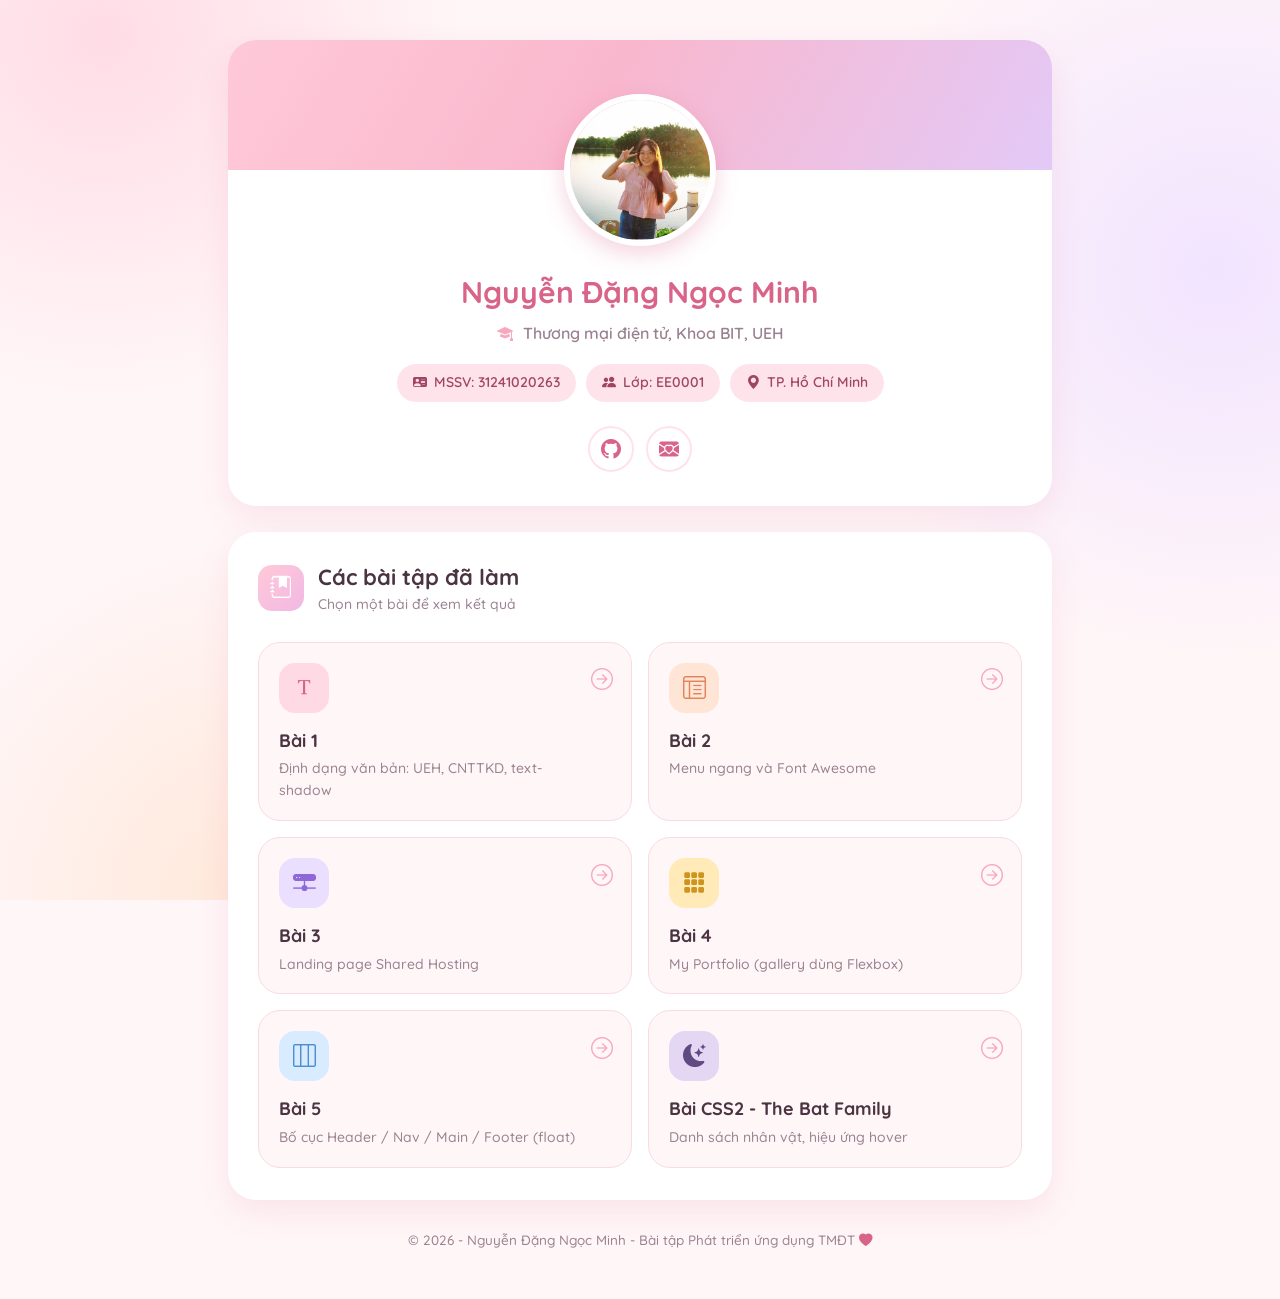
<file: VeNha/index.html>
<!DOCTYPE html>
<html lang="vi">
<head>
    <meta charset="UTF-8">
    <meta name="viewport" content="width=device-width, initial-scale=1.0">
    <title>Bài tập về nhà - Tuần 3</title>
    <link rel="preconnect" href="https://fonts.googleapis.com">
    <link rel="preconnect" href="https://fonts.gstatic.com" crossorigin>
    <link href="https://fonts.googleapis.com/css2?family=Quicksand:wght@500;600;700&display=swap" rel="stylesheet">
    <!-- Thư viện icon: Bootstrap Icons -->
    <link rel="stylesheet" href="https://cdn.jsdelivr.net/npm/bootstrap-icons@1.11.3/font/bootstrap-icons.min.css">
    <style>
        :root {
            --bg: #fff6f8;
            --card: #ffffff;
            --pink: #f6a9bd;
            --pink-deep: #d9648a;
            --pink-soft: #ffe3ea;
            --text: #4b3441;
            --muted: #9b8291;
            --line: #f8dbe3;
            --shadow: 0 12px 32px rgba(217, 100, 138, .12);
        }

        * { box-sizing: border-box; }

        body {
            margin: 0;
            min-height: 100vh;
            font-family: "Quicksand", "Segoe UI", Arial, sans-serif;
            color: var(--text);
            line-height: 1.55;
            background:
                radial-gradient(520px 520px at 8% 4%, #ffdce6 0%, transparent 70%),
                radial-gradient(560px 560px at 95% 30%, #f1e4ff 0%, transparent 70%),
                radial-gradient(520px 520px at 20% 100%, #ffe8d9 0%, transparent 70%),
                var(--bg);
            background-attachment: fixed;
        }

        #root {
            max-width: 860px;
            margin: 0 auto;
            padding: 40px 18px 24px;
        }

        .card {
            background: var(--card);
            border-radius: 28px;
            box-shadow: var(--shadow);
            margin-bottom: 26px;
            overflow: hidden;
        }

        /* ===== Thông tin cá nhân ===== */
        .banner {
            height: 130px;
            background: linear-gradient(120deg, #ffc9d8 0%, #f9b7cd 45%, #e3c9f7 100%);
        }

        .profile-body {
            text-align: center;
            padding: 0 28px 34px;
        }

        .profile-body img {
            width: 152px;
            height: 152px;
            object-fit: cover;
            border-radius: 50%;
            border: 6px solid #fff;
            box-shadow: 0 8px 22px rgba(217, 100, 138, .28);
            margin-top: -76px;
            background: var(--pink-soft);
        }

        .profile-body h1 {
            margin: 16px 0 6px;
            font-size: 30px;
            font-weight: 700;
            color: var(--pink-deep);
        }

        .school {
            margin: 0;
            color: var(--muted);
            font-weight: 600;
        }
        .school i { color: var(--pink); margin-right: 6px; }

        .chips {
            display: flex;
            flex-wrap: wrap;
            justify-content: center;
            gap: 10px;
            margin: 18px 0 0;
            padding: 0;
            list-style: none;
        }
        .chips li {
            display: inline-flex;
            align-items: center;
            gap: 7px;
            padding: 8px 16px;
            border-radius: 999px;
            background: var(--pink-soft);
            color: #a14566;
            font-size: 14px;
            font-weight: 600;
        }

        .social {
            display: flex;
            justify-content: center;
            gap: 12px;
            margin: 24px 0 0;
            padding: 0;
            list-style: none;
        }
        .social a {
            display: flex;
            align-items: center;
            justify-content: center;
            width: 46px;
            height: 46px;
            border-radius: 50%;
            background: #fff;
            border: 2px solid var(--pink-soft);
            color: var(--pink-deep);
            font-size: 20px;
            text-decoration: none;
            transition: background .2s, color .2s, border-color .2s;
        }
        .social a:hover,
        .social a:focus-visible {
            background: var(--pink-deep);
            border-color: var(--pink-deep);
            color: #fff;
        }

        /* ===== Danh sách bài tập ===== */
        .section-head {
            display: flex;
            align-items: center;
            gap: 14px;
            padding: 28px 30px 6px;
        }
        .section-head .badge {
            width: 46px;
            height: 46px;
            border-radius: 14px;
            background: linear-gradient(135deg, #ffc9d8, #f2b8e4);
            color: #fff;
            display: flex;
            align-items: center;
            justify-content: center;
            font-size: 22px;
        }
        .section-head h2 { margin: 0; font-size: 22px; font-weight: 700; }
        .section-head p { margin: 0; font-size: 14px; color: var(--muted); font-weight: 500; }

        .exercises {
            list-style: none;
            margin: 0;
            padding: 20px 30px 32px;
            display: grid;
            grid-template-columns: repeat(2, 1fr);
            gap: 16px;
        }

        .exercises a {
            position: relative;
            display: flex;
            flex-direction: column;
            gap: 4px;
            height: 100%;
            padding: 20px 20px 18px;
            border-radius: 22px;
            background: var(--bg);
            border: 1.5px solid var(--line);
            color: var(--text);
            text-decoration: none;
            transition: background .25s, border-color .25s, box-shadow .25s;
        }
        .exercises a:hover,
        .exercises a:focus-visible {
            background: #fff;
            border-color: var(--pink);
            box-shadow: 0 10px 24px rgba(217, 100, 138, .15);
        }

        .tile {
            width: 50px;
            height: 50px;
            border-radius: 16px;
            display: flex;
            align-items: center;
            justify-content: center;
            font-size: 23px;
            margin-bottom: 10px;
        }
        .t1 { background: #ffd9e3; color: #d9648a; }
        .t2 { background: #ffe5d6; color: #e2845a; }
        .t3 { background: #eadfff; color: #8e68d6; }
        .t4 { background: #ffeab8; color: #cf9420; }
        .t5 { background: #d9ecff; color: #4f8fd0; }
        .t6 { background: #e4d7f4; color: #5f4a82; }

        .exercises .title { font-size: 18px; font-weight: 700; }
        .exercises .desc { font-size: 14px; color: var(--muted); font-weight: 500; padding-right: 22px; }

        .exercises .go {
            position: absolute;
            top: 20px;
            right: 18px;
            font-size: 22px;
            color: var(--pink);
            transition: transform .25s, color .25s;
        }
        .exercises a:hover .go,
        .exercises a:focus-visible .go { transform: translateX(4px); color: var(--pink-deep); }

        a:focus-visible { outline: 3px solid var(--pink-deep); outline-offset: 3px; }

        footer {
            text-align: center;
            color: var(--muted);
            font-size: 13.5px;
            font-weight: 500;
            padding: 4px 0 24px;
        }
        footer i { color: var(--pink-deep); }

        @media (max-width: 620px) {
            .exercises { grid-template-columns: 1fr; padding: 18px 18px 26px; }
            .section-head { padding: 24px 20px 4px; }
            .profile-body h1 { font-size: 25px; }
        }
    </style>
</head>
<body>
    <div id="root">
        <section class="card">
            <div class="banner"></div>
            <div class="profile-body">
                <img src="imgs/avt.jpg" alt="Ảnh cá nhân">
                <h1>Nguyễn Đặng Ngọc Minh</h1>
                <p class="school"><i class="bi bi-mortarboard-fill"></i> Thương mại điện tử, Khoa BIT, UEH</p>

                <ul class="chips">
                    <li><i class="bi bi-person-vcard-fill"></i> MSSV: 31241020263</li>
                    <li><i class="bi bi-people-fill"></i> Lớp: EE0001</li>
                    <li><i class="bi bi-geo-alt-fill"></i> TP. Hồ Chí Minh</li>
                </ul>

                <ul class="social">
                    <li><a href="https://github.com/Hoaian262" title="GitHub" target="_blank" rel="noopener"><i class="bi bi-github"></i></a></li>
                    <li><a href="mailto:minhnguyen.31241020263@st.ueh.edu.vn" title="Email"><i class="bi bi-envelope-heart-fill"></i></a></li>
                </ul>
            </div>
        </section>

        <!-- DANH SÁCH BÀI TẬP -->
        <section class="card">
            <div class="section-head">
                <div class="badge"><i class="bi bi-journal-bookmark-fill"></i></div>
                <div>
                    <h2>Các bài tập đã làm</h2>
                    <p>Chọn một bài để xem kết quả</p>
                </div>
            </div>

            <ul class="exercises">
                <li><a href="baitap1.html"><i class="bi bi-arrow-right-circle go"></i><div class="tile t1"><i class="bi bi-fonts"></i></div><span class="title">Bài 1</span><span class="desc">Định dạng văn bản: UEH, CNTTKD, text-shadow</span></a></li>
                <li><a href="baitap2.html"><i class="bi bi-arrow-right-circle go"></i><div class="tile t2"><i class="bi bi-layout-text-window-reverse"></i></div><span class="title">Bài 2</span><span class="desc">Menu ngang và Font Awesome</span></a></li>
                <li><a href="baitap3.html"><i class="bi bi-arrow-right-circle go"></i><div class="tile t3"><i class="bi bi-hdd-network-fill"></i></div><span class="title">Bài 3</span><span class="desc">Landing page Shared Hosting</span></a></li>
                <li><a href="baitap4.html"><i class="bi bi-arrow-right-circle go"></i><div class="tile t4"><i class="bi bi-grid-3x3-gap-fill"></i></div><span class="title">Bài 4</span><span class="desc">My Portfolio (gallery dùng Flexbox)</span></a></li>
                <li><a href="baitap5.html"><i class="bi bi-arrow-right-circle go"></i><div class="tile t5"><i class="bi bi-layout-three-columns"></i></div><span class="title">Bài 5</span><span class="desc">Bố cục Header / Nav / Main / Footer (float)</span></a></li>
                <li><a href="css2/css2.html"><i class="bi bi-arrow-right-circle go"></i><div class="tile t6"><i class="bi bi-moon-stars-fill"></i></div><span class="title">Bài CSS2 - The Bat Family</span><span class="desc">Danh sách nhân vật, hiệu ứng hover</span></a></li>
            </ul>
        </section>

        <footer>&copy; 2026 - Nguyễn Đặng Ngọc Minh - Bài tập Phát triển ứng dụng TMĐT <i class="bi bi-heart-fill"></i></footer>
    </div>
</body>
</html>
</file>
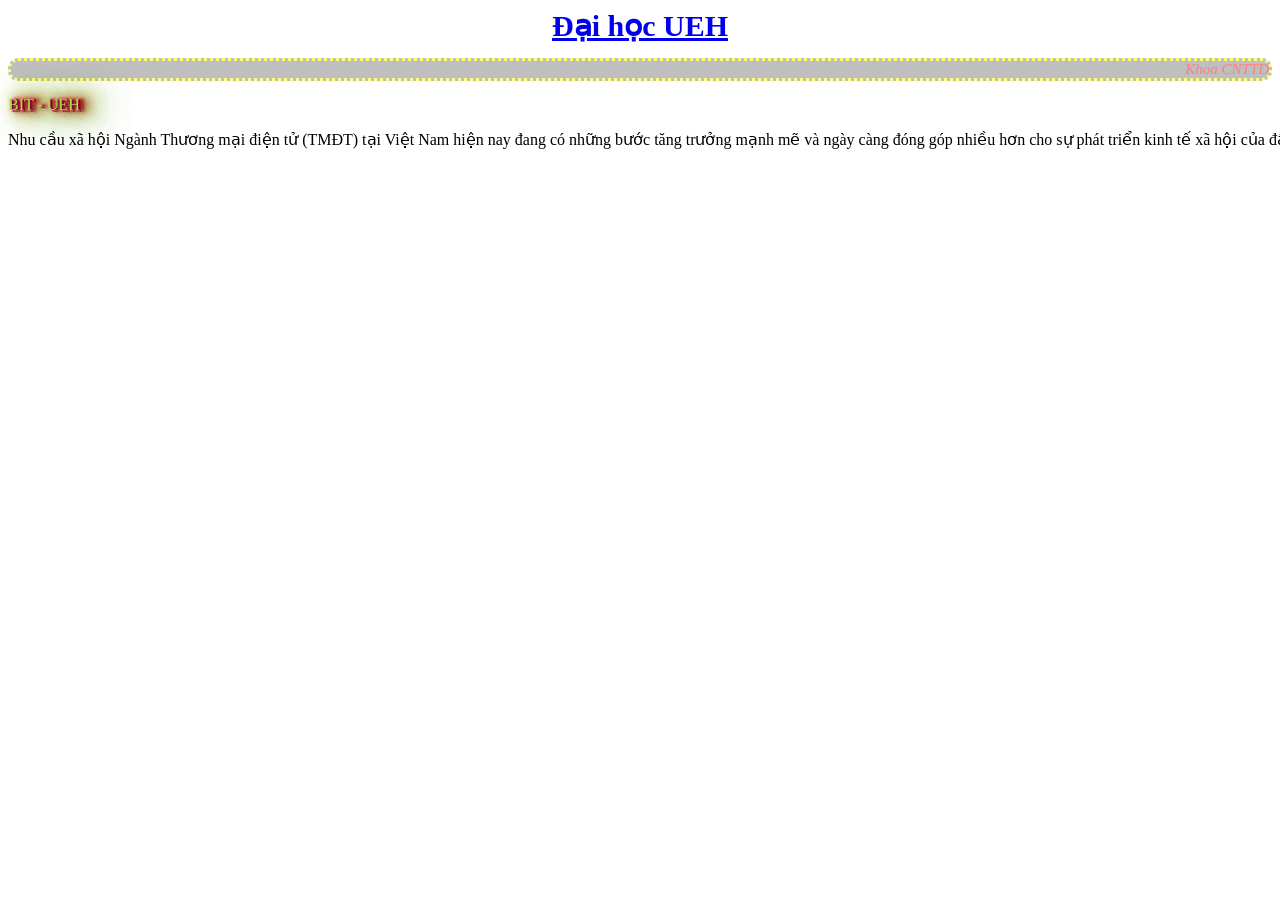
<file: VeNha/baitap1.html>
<!DOCTYPE html>
<html lang="vi">
<head>
<meta charset="UTF-8">
<title>Bài tập cá nhân</title>
<style>
  .UEH {
    color: blue;
    text-align: center;
    font-weight: bold;
    text-decoration: underline;
    font-size: 30px;
  }

  .CNTTKD {
    color: red;
    text-align: right;
    font-style: italic;
    border: 3px dotted yellow;
    border-radius: 10px;
    background-color: gray;
    font-size: 15px;
    opacity: 0.5;
  }

  #demotext {
color: #A7DD3C;
background: #FFFFFF;
text-shadow: 2px 0 0px #800040, 3px 2px 0px rgba(77,0,38,0.5), 3px 0 3px #FF002B, 5px 0 3px #800015, 6px 2px 3px rgba(77,0,13,0.5), 6px 0 9px #FF5500, 8px 0 9px #802A00, 9px 2px 9px rgba(77,25,0,0.5), 9px 0 18px #FFD500, 11px 0 18px #806A00, 12px 2px 18px rgba(77,66,0,0.5), 12px 0 30px #D4FF00, 14px 0 30px #6A8000, 15px 2px 30px rgba(64,77,0,0.5), 15px 0 45px #80FF00, 17px 0 45px #408000, 17px 2px 45px rgba(38,77,0,0.5);
color: #A7DD3C;
background: #FFFFFF;
}

body {
    background-image: url("https://ueh.edu.vn/schools/college/images/logo/bit-header-logo.png");
    background-size: 30px;
    background-repeat: repeat;
    background-attachment: fixed;
  }
  .word{
    background-color:white;
    white-space: nowrap;
  }


</style>
</head>
<body>
<div class="UEH"> 
    <a href="https://ueh.edu.vn/schools/college/images/logo/bit-header-logo.png">Đại học UEH</a>
</div>
<p class="CNTTKD">Khoa CNTTD</p>

<div id="demotext">BIT - UEH</div>

    <p class="word">Nhu cầu xã hội Ngành Thương mại điện tử (TMĐT) tại Việt Nam hiện nay đang có những bước tăng trưởng mạnh mẽ và ngày càng đóng góp nhiều hơn cho sự phát triển kinh tế xã hội của đất nước. Thị trường TMĐT Việt Nam đã trở nên sôi động hơn khi có nhiều</p>

</div>
</body>
</html>
</file>
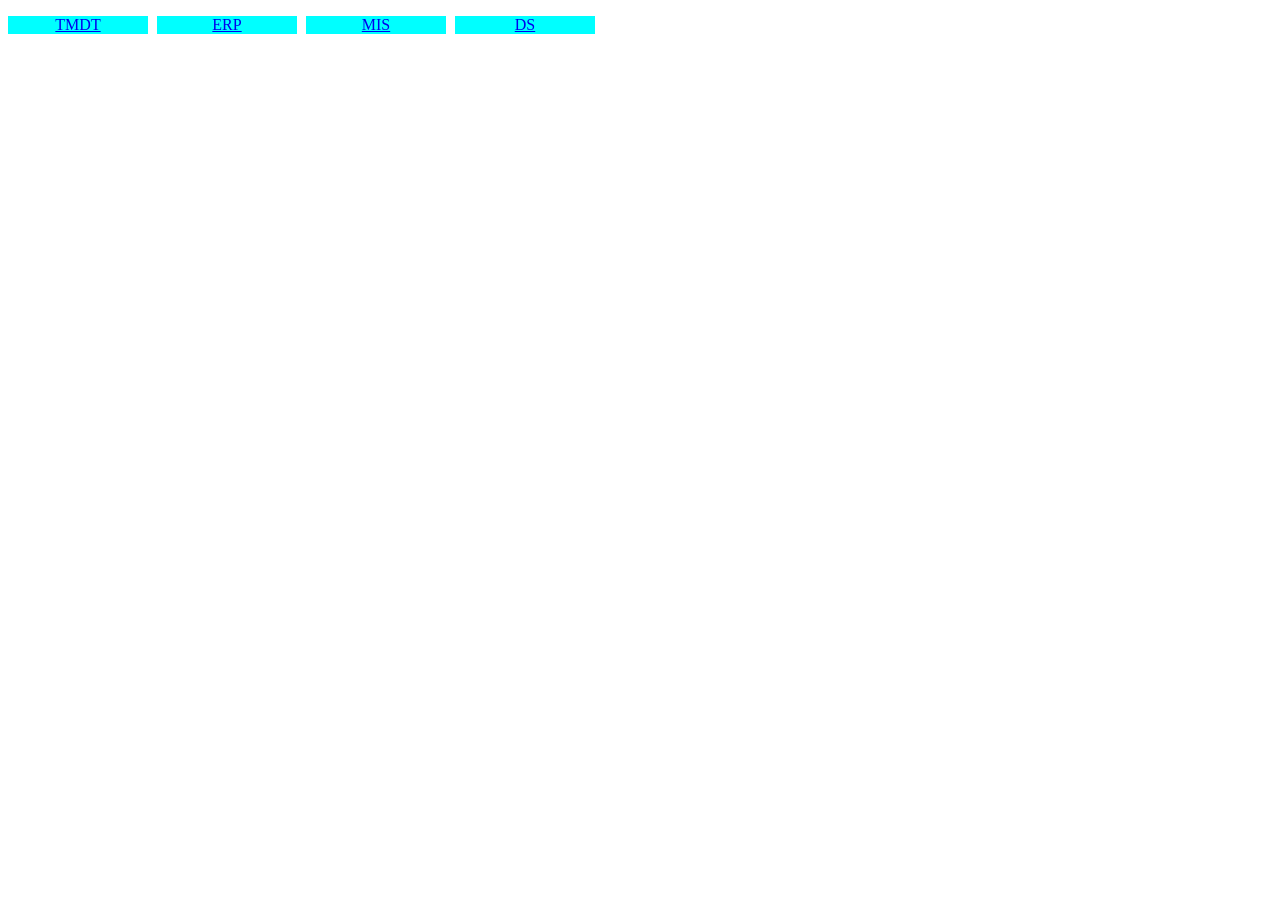
<file: VeNha/baitap2.html>
<!DOCTYPE html>
<html lang="en">
<head>
    <meta charset="UTF-8">
    <meta name="viewport" content="width=device-width, initial-scale=1.0">
    <title>Document</title>
    <style>
ul {
    list-style-type: none;
    padding: 0;
  }

  li {
    display: inline-block;
    width: 140px;
    background-color: cyan;
    text-align: center;
    margin-right: 5px;
  }
    </style>
</head>
<body>
  <ul>
    <li><a href="#"> TMDT</a></li>
    <li><a href="#"> ERP</a></li>
    <li><a href="#"> MIS</a></li>
    <li><a href="#"> DS</a></li>
  </ul>
</body>
</html>
</file>
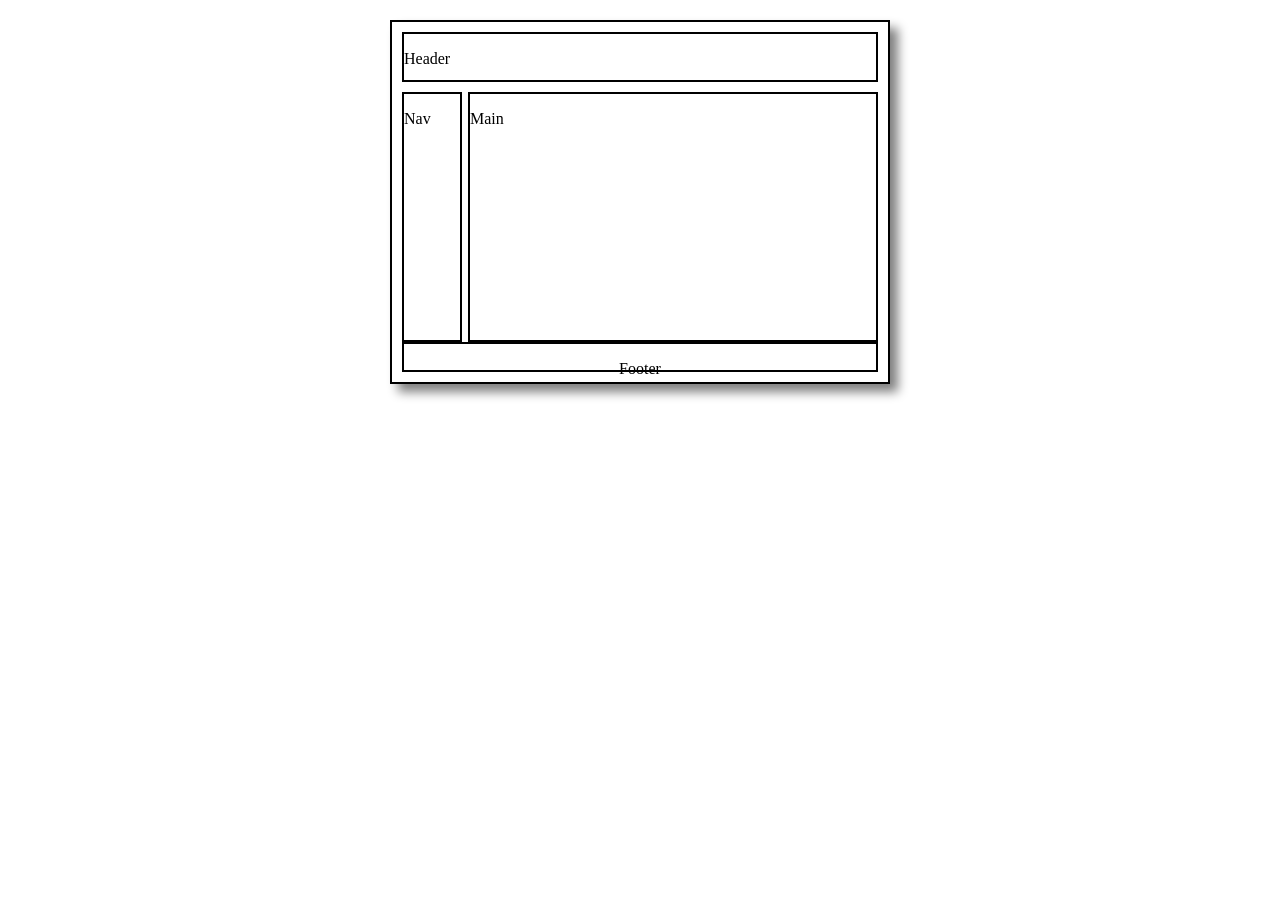
<file: VeNha/baitap5.html>
<!DOCTYPE html>
<html lang="en">
<head>
    <meta charset="UTF-8">
    <meta name="viewport" content="width=device-width, initial-scale=1.0">
    <title>Document</title>
    <style>
  * {
    box-sizing: border-box;
  }

  /* 1. Khung ngoài */
  #wrapper {
    width: 500px;
    margin: 20px auto;
    padding: 10px;
    border: 2px solid black;
    box-shadow: 8px 8px 10px gray;
  }

  /* 2. Header */
  header {
    height: 50px;
    border: 2px solid black;
    margin-bottom: 10px;
  }

  /* 3. Nav: cột trái */
  nav {
    float: left;
    width: 60px;
    height: 250px;
    border: 2px solid black;
  }

  /* 4. Main: cột phải */
  main {
    float: right;
    width: 410px;
    height: 250px;
    border: 2px solid black;
  }

  /* 5. Footer: nằm dưới cùng */
  footer {
    clear: both;
    height: 30px;
    border: 2px solid black;
    margin-top: 10px;
    text-align: center;
  }
</style>
</head>
<body>
<div id="wrapper">
<header> 
<p>Header</p>
</header>
<nav> 
<p>Nav</p>
</nav>
<main> 
<p>Main</p>
</main>
<footer> 
<p>Footer</p>
</footer>
</div>
</body>
</html>
</file>
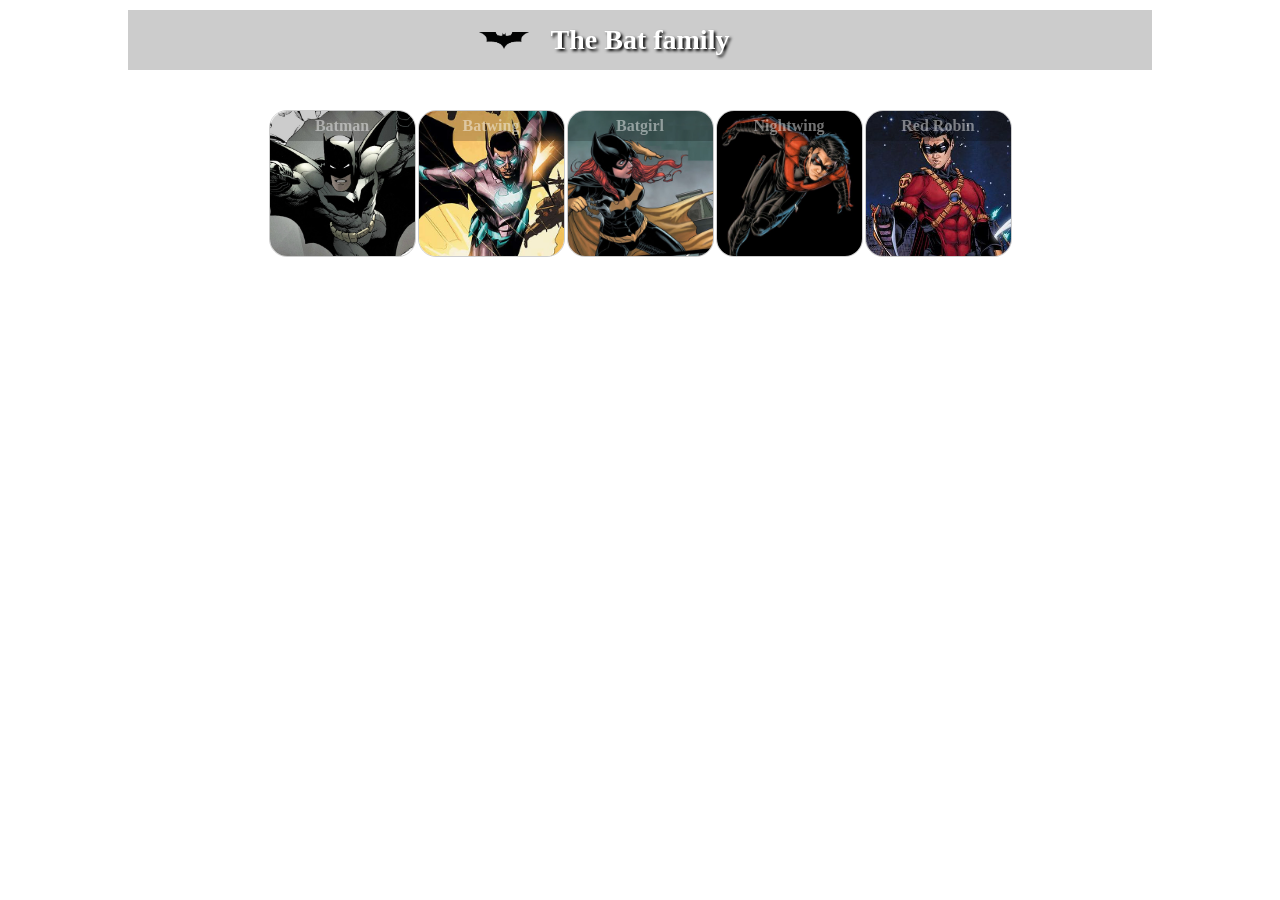
<file: VeNha/css2/css2.html>
<!DOCTYPE html>
<html lang="en">
<head>
    <meta charset="UTF-8">
    <title>The Bat Family</title>
    <link rel="stylesheet" href="styles/main.css">
</head>
<body>
    <div id="root">
        <h1 id="site-header"><span>The Bat family<span></h1>
        <ul class="superheroes">
            <li>
                <strong class="hero-header">Batman</strong>
                <img src="imgs/superhero-1.jpg" alt="">
                <a href="https://en.wikipedia.org/wiki/Batman">Read more</a>
            </li>
            <li>
                <strong class="hero-header">Batwing</strong>
                <img src="imgs/superhero-2.jpg" alt="">
                <a href="https://en.wikipedia.org/wiki/Batwing_(DC_Comics)">Read more</a>
            </li>
            <li>
                <strong class="hero-header">Batgirl</strong>
                <img src="imgs/superhero-3.jpg" alt="">
                <a href="https://en.wikipedia.org/wiki/Batgirl">Read more</a>
            </li>
            <li>
                <strong class="hero-header">Nightwing</strong>
                <img src="imgs/superhero-4.jpg" alt="">
                <a href="https://en.wikipedia.org/wiki/Nightwing">Read more</a>
            </li>
            <li>
                <strong class="hero-header">Red Robin</strong>
                <img src="imgs/superhero-5.jpg" alt="">
                <a href="https://en.wikipedia.org/wiki/Red_Robin_(comics)">Read more</a>
            </li>
        </ul>
    </div>
</body>
</html>
</file>
<file: VeNha/css2/styles/main.css>
* { box-sizing: border-box; }

body {
  margin: 0;
  font-family: "Times New Roman", serif;
  background: #fff;
}

/* i. Khung chứa lớn: kích thước, margin, canh lề */
#root {
  width: 1024px;
  margin: 10px auto;
  text-align: center;
}

/* ii. site-header: canh lề, margin, background (màu + hình), màu chữ, text-shadow */
#site-header {
  margin: 0 0 40px 0;
  padding: 14px 0;
  text-align: center;
  background-color: #ccc;
  background-image: url("../imgs/logo.png");
  background-repeat: no-repeat;
  background-position: 36% center;
  background-size: 50px auto;
  color: #fff;
  font-size: 28px;
  text-shadow: 2px 2px 3px #000;
}

/* iii. li trong superheroes: width, display, position */
.superheroes {
  list-style: none;
  margin: 0;
  padding: 0;
  font-size: 0;              /* bỏ khoảng trắng giữa các inline-block */
}
.superheroes li {
  width: 147px;
  display: inline-block;
  position: relative;
  vertical-align: top;
  margin: 0 1px;
  transition: width .3s;
}

/* tên nhân vật đè lên đầu hình */
.superheroes .hero-header {
  position: absolute;
  top: 1px; left: 1px; right: 1px;
  padding: 6px 0;
  font-size: 16px;
  color: rgba(255, 255, 255, .45);
  background: rgba(0, 0, 0, .2);
  border-radius: 18px 18px 0 0;
}

/* iv. Hình trong superheroes: border, max-width */
.superheroes img {
  display: block;
  max-width: 100%;
  height: auto;
  border: 1px solid #ccc;
  border-radius: 18px;
}

/* v. Thẻ a trong superheroes: display, width, color, text-decoration */
.superheroes a {
  display: none;
  width: 100%;
  padding: 8px 0;
  background: #666;
  color: #fff;
  font-size: 16px;
  text-decoration: none;
}

/* vi. Hover */
.superheroes li:hover {
  width: 193px;                       /* 2. tăng chiều rộng li */
}
.superheroes li:hover .hero-header {
  color: #fff;
  background: rgba(0, 0, 0, .8);
}
.superheroes li:hover a {
  display: block;                     /* 1. hiện Read more */
  text-decoration: underline;         /*    gạch chân */
}
</file>
